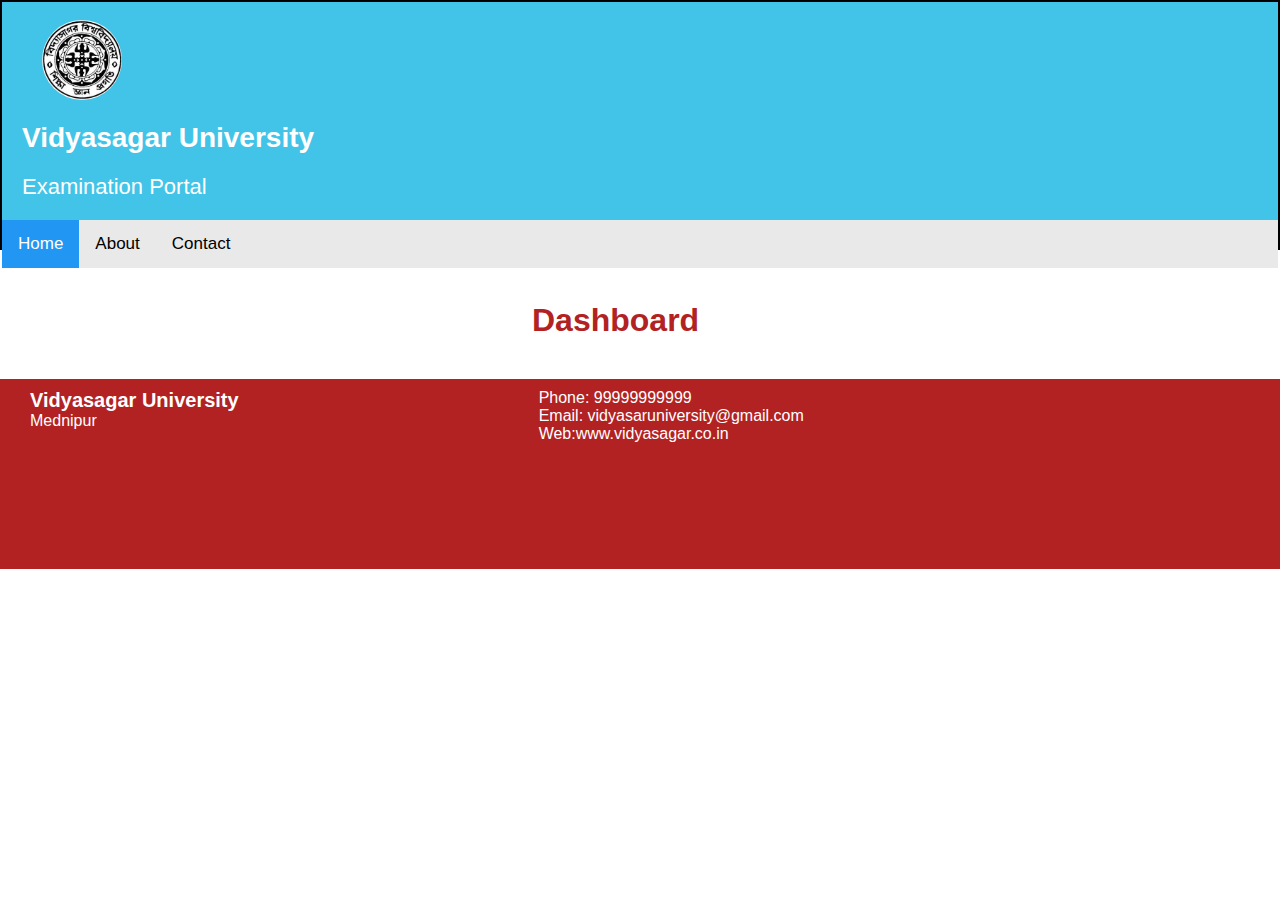
<file: index.html>
<!DOCTYPE html>
<html>
<head>
                <link rel="stylesheet" type="text/css" href="style.css">
                <title>Examination Portal </title>
                <link rel="stylesheet" href="https://cdnjs.cloudflare.com/ajax/libs/font-awesome/6.5.1/css/all.min.css" integrity="sha512-DTOQO9RWCH3ppGqcWaEA1BIZOC6xxalwEsw9c2QQeAIftl+Vegovlnee1c9QX4TctnWMn13TZye+giMm8e2LwA==" crossorigin="anonymous" referrerpolicy="no-referrer" />
</head>
<body>
                <nav class="navbar">
                                <div class="logo">
                                                <img src="logo.jpg">
                                </div>
                                <div class="title">
                                                <h1>Vidyasagar University</h1>
                                                <p>Examination Portal</p>
                                </div>
                                <div class="topnav">
                                    
                                    <a class="active" href="#home">
                                      <i class="fa-solid fa-house"></i>
                                      Home</a>
                                    <a href="#about">About</a>
                                    <a href="#contact">Contact</a>
                                    <div class="login-container">
                                    </div>
                                  </div>                            
                </nav>
                <div class="main">
                                <h1 align="left">Dashboard</h1>
                </div>
                <div class="footer">
                                <div class="t2">
                                                <h2>Vidyasagar University</h2>
                                                <p>Mednipur<br>
                                                </p>
                                </div>
                                <div class="contact">
                                                <p>Phone: 99999999999<br>
                                                                Email: vidyasaruniversity@gmail.com<br>
                                                Web:www.vidyasagar.co.in </p>
                                </div>
                </div>
</body>

</html>
</file>
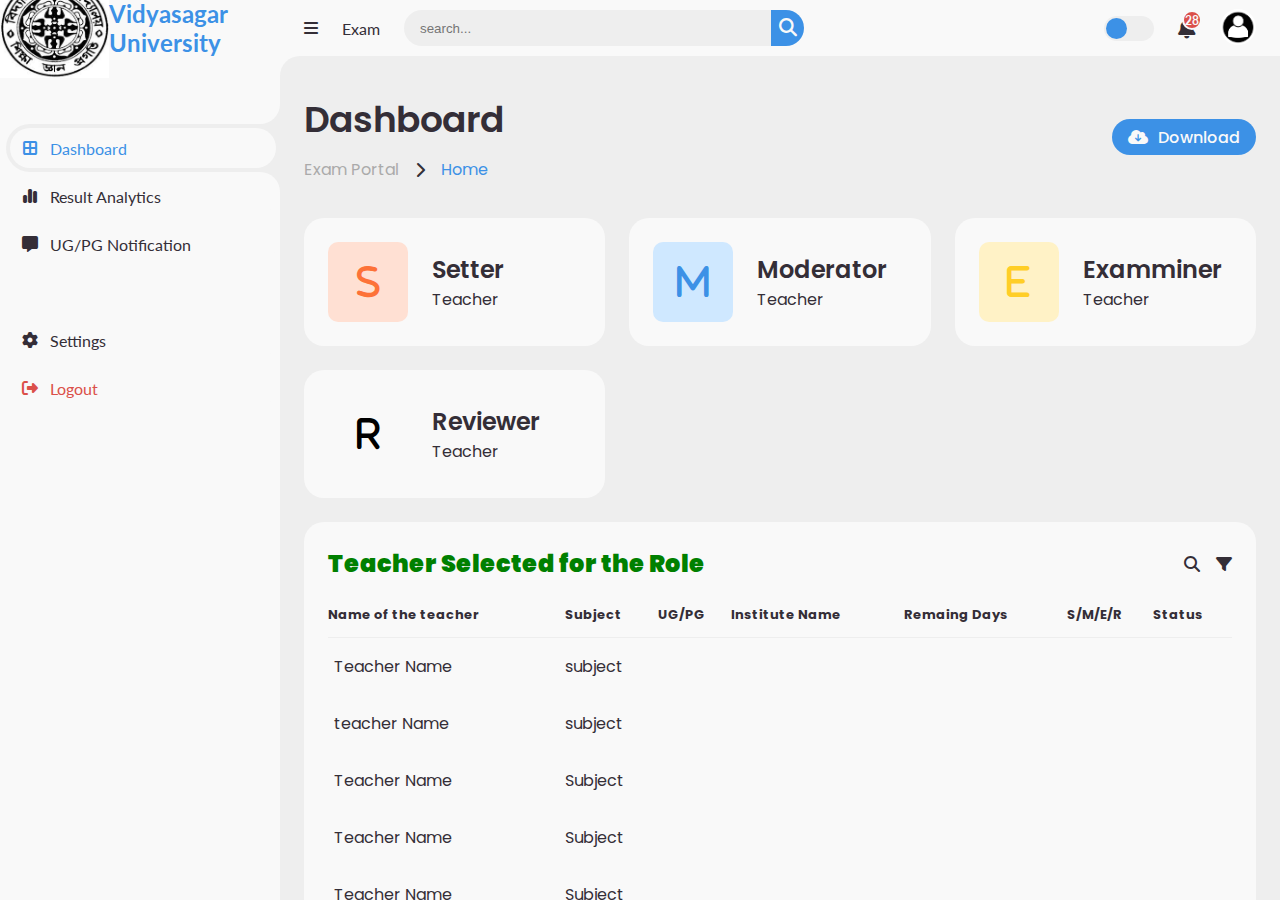
<file: file.html>
<!DOCTYPE html>
<html lang="en">
  <head>
    <meta charset="UTF-8" />
    <meta http-equiv="X-UA-Compatible" content="IE=edge" />
    <meta name="viewport" content="width=device-width, initial-scale=1.0" />
    <title>Vidyasagar University exam portal</title>

    <!--font awesome-->
    <link
      rel="stylesheet"
      href="https://cdnjs.cloudflare.com/ajax/libs/font-awesome/6.4.0/css/all.min.css"
    />

    <!--css file-->
    <link rel="stylesheet" href="styleee.css" />
  </head>
  <body>
    <section class="sidebar">
      <a href="#" class="logo">
        <img src="logo.jpg" height="100" width="150" position="inline-flex">
        <span class="text">Vidyasagar University</span>
      </a>

      <ul class="side-menu top">
        <li class="active">
          <a href="#" class="nav-link">
            <i class="fas fa-border-all"></i>
            <span class="text">Dashboard</span>
          </a>
        </li>
        <li>
          <a href="#" class="nav-link">
            <i class="fas fa-chart-simple"></i>
            <span class="text">Result Analytics</span>
          </a>
        </li>
        <li>
          <a href="#" class="nav-link">
            <i class="fas fa-message"></i>
            <span class="text">UG/PG Notification</span>
          </a>
        </li>
      </ul>

      <ul class="side-menu">
        <li>
          <a href="#">
            <i class="fas fa-cog"></i>
            <span class="text">Settings</span>
          </a>
        </li>
        <li>
          <a href="#" class="logout">
            <i class="fas fa-right-from-bracket"></i>
            <span class="text">Logout</span>
          </a>
        </li>
      </ul>
    </section>

    <section class="content">
      <nav>
        <i class="fas fa-bars menu-btn"></i>
        <a href="#" class="nav-link">Exam </a>
        <form action="#">
          <div class="form-input">
            <input type="search" placeholder="search..." />
            <button class="search-btn">
              <i class="fas fa-search search-icon"></i>
            </button>
          </div>
        </form>

        <input type="checkbox" hidden id="switch-mode" />
        <label for="switch-mode" class="switch-mode"></label>

        <a href="#" class="notification">
          <i class="fas fa-bell"></i>
          <span class="num">28</span>
        </a>

        <a href="#" class="profile">
          <img src="icon.jpg" alt="" />
        </a>
      </nav>

      <main>
        <div class="head-title">
          <div class="left">
            <h1>Dashboard</h1>
            <ul class="breadcrumb">
              <li>
                <a href="#">Exam Portal</a>
              </li>
              <i class="fas fa-chevron-right"></i>
              <li>
                <a href="#" class="active">Home</a>
              </li>
            </ul>
          </div>

          <a href="#" class="download-btn">
            <i class="fas fa-cloud-download-alt"></i>
            <span class="text">Download</span>
          </a>
        </div>

        <div class="box-info">
          <li>
            <i class="fa-solid fa-s"></i>
            <span class="text">
              <h3>Setter</h3>
              <p>Teacher </p>
            </span>
          </li>
          <li>
            <i class="fa-solid fa-m"></i>
            <span class="text">
              <h3>Moderator</h3>
              <p>Teacher </p>
            </span>
          </li>
          <li>
            <i class="fa-solid fa-e"></i>
            <span class="text">
              <h3>Examminer</h3>
              <p>Teacher</p>
            </span>
          </li>
          <li>
            <i class="fa-solid fa-r"></i>
            <span class="text">
              <h3>Reviewer</h3>
              <p>Teacher</p>
            </span>
          </li>
        </div>

        <div class="table-data">
          <div class="order">
            <div class="head">
              <h3 style="color: green " ><b>Teacher Selected for the Role</b></h3>
              <i class="fas fa-search"></i>
              <i class="fas fa-filter"></i>
            </div>

            <table>
              <thead>
                <tr>
                  <th>Name of the teacher</th>
                  <th>Subject</th>
                  <th>UG/PG</th>
                  <th>Institute Name</th>
                  <th>Remaing Days</th>
                  <th>S/M/E/R</th>
                  <th>Status</th>
                 
                  
                </tr>
              </thead>
              <tbody>
                <tr>
                  <td>
                     <p>Teacher Name</p>
                  </td>
                  <td>subject</td>
                                  </tr>
                <tr>
                  <td>
                     <p>teacher  Name</p>
                  </td>
                  <td>subject</td>
                                 </tr>
                <tr>
                  <td>
                     <p>Teacher Name</p>
                  </td>
                  <td>Subject</td>
                                 </tr>
                <tr>
                  <td>
                    <p>Teacher Name</p>
                  </td>
                  <td>Subject</td>
                  <td></td>
                </tr>
                <tr>
                  <td>
                     <p>Teacher Name</p>
                  </td>
                  <td>Subject</td>
                  
                </tr>
              </tbody>
            </table>
          </div>
        </div>
      </main>
    </section>
  </body>
</html>
</file>
<file: style.css>
*{
    margin:0;
    padding: 0;
    box-sizing: border-box;
    font-family: sans-serif;

}
.navbar{
    width:100%;
    height: 250px;
    border:2px solid black;
    background:rgba(11, 179, 226, 0.775);
}
.navbar .logo {
    height: 100px;
    width: 100px;
    margin-left: 40px;
}
.navbar .logo img{
    height: 80px;
    width: 80px;
    margin-top: 18px;
    border-radius: 50%;
}
.navbar .title h1{
    color: #fff;
    font-size: 28px;
    margin: 20px;
}
.navbar .title p{
    color: white;
    margin: 20px;
    font-size: 22px;

}
* {box-sizing: border-box;}
/* Style the navbar */
.topnav {
  overflow: hidden;
  background-color: #e9e9e9;
}
/* Navbar links */
.topnav a {
  float: left;
  display: block;
  color: black;
  text-align: center;
  padding: 14px 16px;
  text-decoration: none;
  font-size: 17px;
}
/* Navbar links on mouse-over */
.topnav a:hover {
  background-color: #ddd;
  color: black;
}
/* Active/current link */
.topnav a.active {
  background-color: #2196F3;
  color: white;
}
/* Style the input container */
.topnav .login-container {
  float: right;
}
/* Style the input field inside the navbar */
.topnav input[type=text] {
  padding: 6px;
  margin-top: 8px;
  font-size: 17px;
  border: none;
  width: 150px; /* adjust as needed (as long as it doesn't break the topnav) */
}
/* Style the button inside the input container */
.topnav .login-container button {
  float: right;
  padding: 6px;
  margin-top: 8px;
  margin-right: 16px;
  background: #ddd;
  font-size: 17px;
  border: none;
  cursor: pointer;
}
.topnav .login-container button:hover {
  background: #ccc;
}
/* Add responsiveness - On small screens, display the navbar vertically instead of horizontally */
@media screen and (max-width: 600px) {
  .topnav .login-container {
    float: none;
  }
  .topnav a, .topnav input[type=text], .topnav .login-container button {
    float: none;
    display: block;
    text-align: left;
    width: 100%;
    margin: 0;
    padding: 14px;
  }
  .topnav input[type=text] {
    border: 1px solid #ccc;
  }
}
.navbar .list a{
    color: white;
    text-decoration: none;
    font-size: 20px;
    margin: 10px;
}
.main{
    margin-left: 40%;
    margin-top: 2.5%;
}
.main h1{
    color:  #b22222;
    padding: 20px;
}
.main input{
    outline: none;
    padding: 2px;
    height: 25px;
    width: 300px;
}
.main button{
    color: white;
    background: #b22222;
    width: 100px;
    height: 25px;
    cursor: pointer;
    border :none;
    outline: none;
    font-size: 20px;
}
.main a{
    text-decoration: none;
}
.footer{
    display: inline-flex;
    width: 100%;
    height: 190px;
    background: #b22222;
    margin-top: 20px;
}
.footer .t2 h2{
    color: white;
    font-size: 20px;
    margin-left: 30px;
    padding-top: 10px;
}
.footer .t2 p{
    color: white;
    margin-left: 30px;
}
.footer .contact{
    margin-left: 300px;
    padding-top: 10px;
}
.footer .contact p{
    color: white;
}
</file>
<file: styleee.css>
/* Created by Tivotal */

/* Google Fonts(Poppins & Lato) */
@import url("https://fonts.googleapis.com/css2?family=Lato:wght@400;700&family=Poppins:wght@400;500;600;700&display=swap");

* {
  margin: 0;
  padding: 0;
  box-sizing: border-box;
  list-style: none;
  text-decoration: none;
  transition: 0.3s linear;
}
:root {
  --poppins: "Poppins", sans-serif;
  --lato: "Lato", sans-serif;

  --light: #f9f9f9;
  --blue: #3c91e6;
  --light-blue: #cfe8ff;
  --grey: #eee;
  --dark-grey: #aaaaaa;
  --dark: #342e37;
  --red: #db504a;
  --yellow: #ffce26;
  --light-yellow: #fff2c6;
  --orange: #fd7238;
  --light-orange: #ffe0d3;
}
html {
  overflow-x: hidden;
}
body {
  background: var(--grey);
  overflow-x: hidden;
}
body.dark {
  --light: #0c0c1e;
  --grey: #060714;
  --dark: #fbfbfb;
}
.sidebar {
  position: fixed;
  top: 0;
  left: 0;
  background: var(--light);
  height: 100%;
  width: 280px;
  z-index: 2000;
  font-family: var(--lato);
  transition: 0.3s ease;
  overflow-x: hidden;
  scrollbar-width: none;
}
.sidebar.hide {
  width: 60px;
}
.sidebar::-webkit-scrollbar {
  display: none;
}
.sidebar .logo {
  font-size: 24px;
  font-weight: 700;
  height: 56px;
  display: flex;
  align-items: center;
  color: var(--blue);
  position: sticky;
  top: 0;
  left: 0;
  background: var(--light);
  z-index: 500;
  padding-bottom: 20px;
  box-sizing: content-box;
}
.sidebar .logo i {
  min-width: 60px;
  display: flex;
  justify-content: center;
}
.sidebar .side-menu {
  width: 100%;
  margin-top: 48px;
}
.sidebar .side-menu li {
  height: 48px;
  margin-left: 6px;
  background: transparent;
  border-radius: 48px 0 0 48px;
  padding: 4px;
}
.sidebar .side-menu li.active {
  position: relative;
  background: var(--grey);
}
.sidebar .side-menu li.active::before {
  content: "";
  position: absolute;
  height: 40px;
  width: 40px;
  border-radius: 50%;
  right: 0;
  top: -40px;
  z-index: -1;
  box-shadow: 20px 20px 0 var(--grey);
}
.sidebar .side-menu li.active::after {
  content: "";
  position: absolute;
  height: 40px;
  width: 40px;
  border-radius: 50%;
  right: 0;
  bottom: -40px;
  z-index: -1;
  box-shadow: 20px -20px 0 var(--grey);
}
.sidebar .side-menu li a {
  height: 100%;
  width: 100%;
  background: var(--light);
  display: flex;
  align-items: center;
  border-radius: 48px;
  font-size: 16px;
  color: var(--dark);
  white-space: nowrap;
  overflow-x: hidden;
}
.sidebar.hide .side-menu li a {
  width: calc(48px - (4px * 2));
  transition: 0.3s ease;
}
.sidebar .side-menu li.active a {
  color: var(--blue);
}
.sidebar .side-menu.top li a:hover {
  color: var(--blue);
}
.sidebar .side-menu li a.logout {
  color: var(--red);
}
.sidebar .side-menu li a i {
  min-width: calc(60px - ((4px + 6px) * 2));
  display: flex;
  justify-content: center;
}
.content {
  position: relative;
  width: calc(100% - 280px);
  left: 280px;
  transition: 0.3s ease;
}
.sidebar.hide ~ .content {
  width: calc(100% - 60px);
  left: 60px;
}
.content nav {
  height: 56px;
  background: var(--light);
  padding: 0 24px;
  display: flex;
  align-items: center;
  gap: 24px;
  font-family: var(--lato);
  position: sticky;
  top: 0;
  left: 0;
  z-index: 1000;
}
.content nav::before {
  content: "";
  position: absolute;
  width: 40px;
  height: 40px;
  border-radius: 50%;
  left: 0;
  bottom: -40px;
  box-shadow: -20px -20px 0 var(--light);
}
.content nav a {
  color: var(--dark);
}
.content nav .fa-bars {
  cursor: pointer;
  color: var(--dark);
}
.content nav .nav-link {
  font-size: 16px;
  transition: 0.3s ease;
}
.content nav .nav-link:hover {
  color: var(--blue);
}
.content nav form {
  max-width: 400px;
  width: 400px;
  margin-right: auto;
}
.content nav form .form-input {
  display: flex;
  align-items: center;
  height: 36px;
}
.content nav form .form-input input {
  flex-grow: 1;
  padding: 0 16px;
  height: 100%;
  border: none;
  background: var(--grey);
  border-radius: 36px 0 0 36px;
  outline: none;
  width: 100%;
  color: var(--dark);
}
.content nav form .form-input button {
  width: 36px;
  height: 100%;
  display: flex;
  align-items: center;
  justify-content: center;
  background: var(--blue);
  color: var(--light);
  font-size: 18px;
  border: none;
  outline: none;
  border-radius: 0 36px 36px 0;
  cursor: pointer;
}

.content nav .switch-mode {
  display: block;
  min-width: 50px;
  height: 25px;
  border-radius: 25px;
  background: var(--grey);
  cursor: pointer;
  position: relative;
}

.content nav .switch-mode::before {
  content: "";
  position: absolute;
  top: 2px;
  left: 2px;
  bottom: 2px;
  width: calc(25px - 4px);
  background: var(--blue);
  border-radius: 50%;
  transition: 0.3s ease;
}

.content nav #switch-mode:checked + .switch-mode::before {
  left: calc(100% - (25px - 4px) - 2px);
}

.content nav .notification {
  font-size: 20px;
  position: relative;
}

.content nav .notification .num {
  position: absolute;
  top: -6px;
  right: -6px;
  width: 20px;
  height: 20px;
  border-radius: 50%;
  border: 2px solid var(--light);
  background: var(--red);
  color: var(--light);
  font-weight: 700;
  font-size: 12px;
  display: flex;
  align-items: center;
  justify-content: center;
}

.content nav .profile img {
  width: 36px;
  height: 36px;
  border-radius: 50%;
  object-fit: cover;
}

.content main {
  width: 100%;
  padding: 36px 24px;
  font-family: var(--poppins);
  max-height: calc(100vh - 56px);
  overflow-y: auto;
}

.content main .head-title {
  display: flex;
  align-items: center;
  justify-content: space-between;
  gap: 16px;
  flex-wrap: wrap;
}

.content main .head-title .left h1 {
  font-size: 36px;
  font-weight: 600;
  margin-bottom: 10px;
  color: var(--dark);
}

.content main .head-title .left .breadcrumb {
  display: flex;
  align-items: center;
  gap: 16px;
}

.content main .head-title .left .breadcrumb i {
  color: var(--dark);
}

.content main .head-title .left .breadcrumb li a {
  color: var(--dark-grey);
  pointer-events: none;
}

.content main .head-title .left .breadcrumb li a.active {
  color: var(--blue);
  pointer-events: unset;
}

.content main .head-title .download-btn {
  height: 36px;
  padding: 0 16px;
  border-radius: 36px;
  background: var(--blue);
  color: var(--light);
  display: flex;
  align-items: center;
  justify-content: center;
  gap: 10px;
  font-weight: 500;
}

.content main .box-info {
  display: grid;
  grid-template-columns: repeat(auto-fit, minmax(240px, 1fr));
  gap: 24px;
  margin-top: 36px;
}

.content main .box-info li {
  padding: 24px;
  background: var(--light);
  border-radius: 20px;
  display: flex;
  align-items: center;
  gap: 24px;
}

.content main .box-info li i {
  width: 80px;
  height: 80px;
  border-radius: 10px;
  font-size: 36px;
  display: flex;
  align-items: center;
  justify-content: center;
}

.content main .box-info li:nth-child(1) i {
  background: var(--light-orange);
  color: var(--orange);
}

.content main .box-info li:nth-child(2) i {
  background: var(--light-blue);
  color: var(--blue);
}

.content main .box-info li:nth-child(3) i {
  background: var(--light-yellow);
  color: var(--yellow);
}

.content main .box-info li .text h3 {
  font-size: 24px;
  font-weight: 600;
  color: var(--dark);
}

.content main .box-info li .text p {
  color: var(--dark);
}

.content main .table-data {
  display: flex;
  flex-wrap: wrap;
  gap: 24px;
  margin-top: 24px;
  width: 100%;
  color: var(--dark);
}

.content main .table-data > div {
  border-radius: 20px;
  background: var(--light);
  padding: 24px;
  overflow-x: auto;
}

.content main .table-data .head {
  display: flex;
  align-items: center;
  gap: 16px;
  margin-bottom: 24px;
}

.content main .table-data .head h3 {
  margin-right: auto;
  font-size: 24px;
  font-weight: 600;
}

.content main .table-data .head i {
  cursor: pointer;
}

.content main .table-data .order {
  flex-grow: 1;
  flex-basis: 500px;
}

.content main .table-data .order table {
  width: 100%;
  border-collapse: collapse;
}

.content main .table-data .order table th {
  padding-bottom: 12px;
  font-size: 13px;
  text-align: left;
  border-bottom: 1px solid var(--grey);
}

.content main .table-data .order table td {
  padding: 16px 0;
}

.content main .table-data .order table td:first-child {
  display: flex;
  align-items: center;
  gap: 12px;
  padding-left: 6px;
}

.content main .table-data .order table td img {
  width: 36px;
  height: 36px;
  border-radius: 50%;
  object-fit: cover;
}

.content main .table-data .order table tr:hover {
  background: var(--grey);
}

.content main .table-data .order table tr td .status {
  font-size: 10px;
  padding: 6px 16px;
  color: var(--light);
  border-radius: 20px;
  font-weight: 700;
}

.content main .table-data .order table tr td .status.pending {
  background: var(--orange);
}

.content main .table-data .order table tr td .status.process {
  background: var(--yellow);
}

.content main .table-data .order table tr td .status.complete {
  background: var(--blue);
}
</file>
